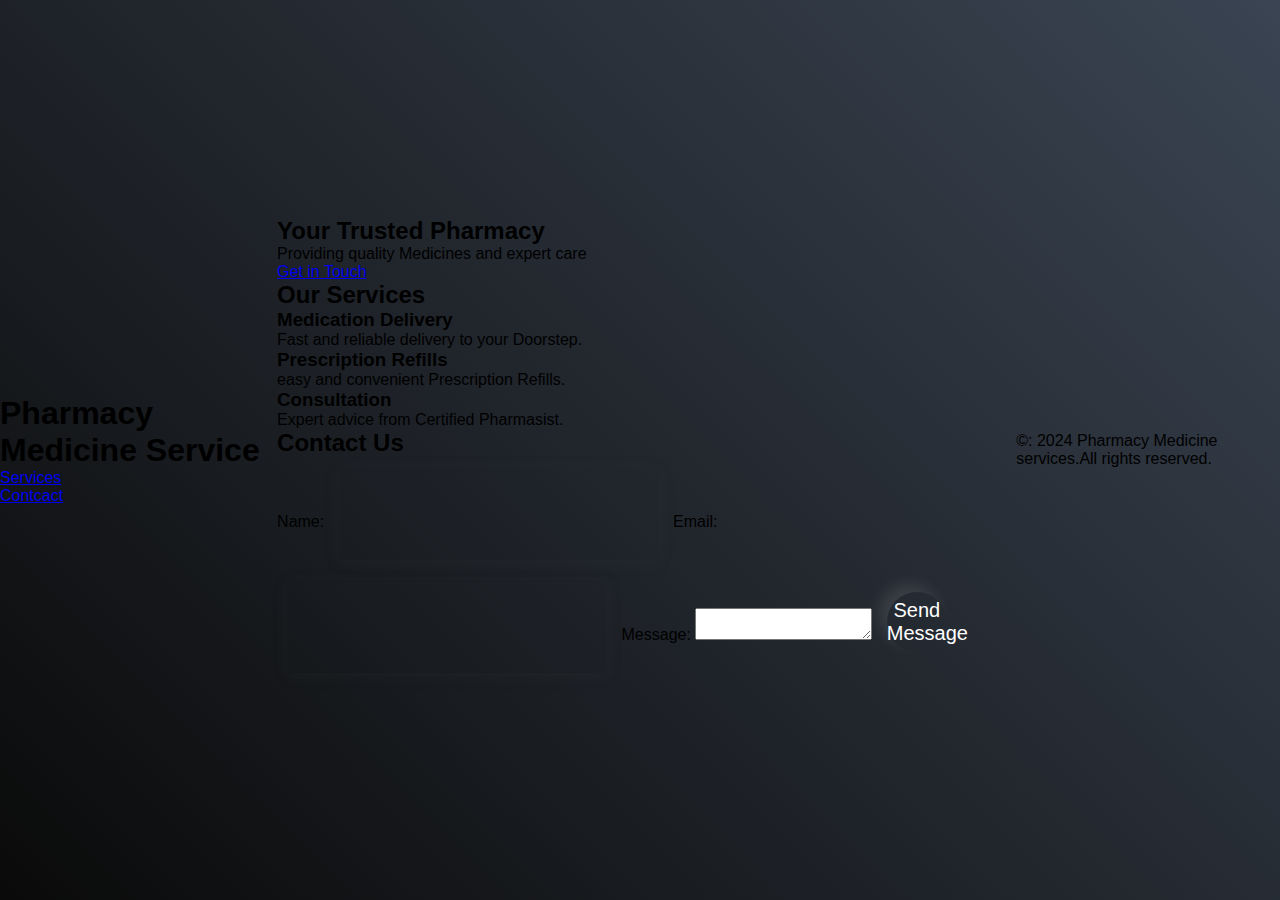
<file: index.html>
<!DOCTYPE html>
<html lang="en">
<head>
    <meta charset="UTF-8">
    <meta name="viewport" content="width=device-width, initial-scale=1.0">
    <title>Document</title>
    <link rel="stylesheet"href="style.css">
</head>
<body>
    <header>
        <div class="container">
            <h1>Pharmacy Medicine Service</h1>
            <nav>
                <ul>
                    <li><a href="#services">Services</a></li>
                    <li><a href="#contact">Contcact</a></li>
                </ul>
            </nav>
        </div>
</header>
<main>
    <section class="hero">
        <div class="container">
            <h2>Your Trusted Pharmacy</h2>
            <p>Providing quality Medicines and expert care</p>
            <a href="#contact"class="btn">Get in Touch</a>
        </div>
    </section>
<section id="services"class="services">
    <h2>Our Services</h2>
    <div class="service-item">
        <h3>Medication Delivery</h3>
        <p>Fast and reliable delivery to your Doorstep.</p>
    </div>
    <div class="service-item">
        <h3>Prescription Refills</h3>
        <p>easy and convenient Prescription Refills.</p>
    </div>
    <div class="service-item">
        <h3>Consultation</h3>
        <p>Expert advice from Certified Pharmasist.</p>
    </div>
</section>    
<section id="contact"class="contact">
    <div class="container">
        <h2>Contact Us</h2>
        <form id="contactform">
            <label for="name">Name:</label>
            <input type="text"id="name"name="name" required>
            <label for="email">Email:</label>
            <input type="email"id="email"name="email"required>
            <label for="message">Message:</label>
            <textarea id="message"name="message"required></textarea>
            <button type="submit"class="btn">Send Message</button>
            

        </form>
    </div>
</section>
</main>
<footer>
    <div class="container">
        <p>&copy: 2024 Pharmacy Medicine services.All rights reserved.</p>
    </div>
</footer>
<script src="script.js"></script>
</body>
</html>
</file>
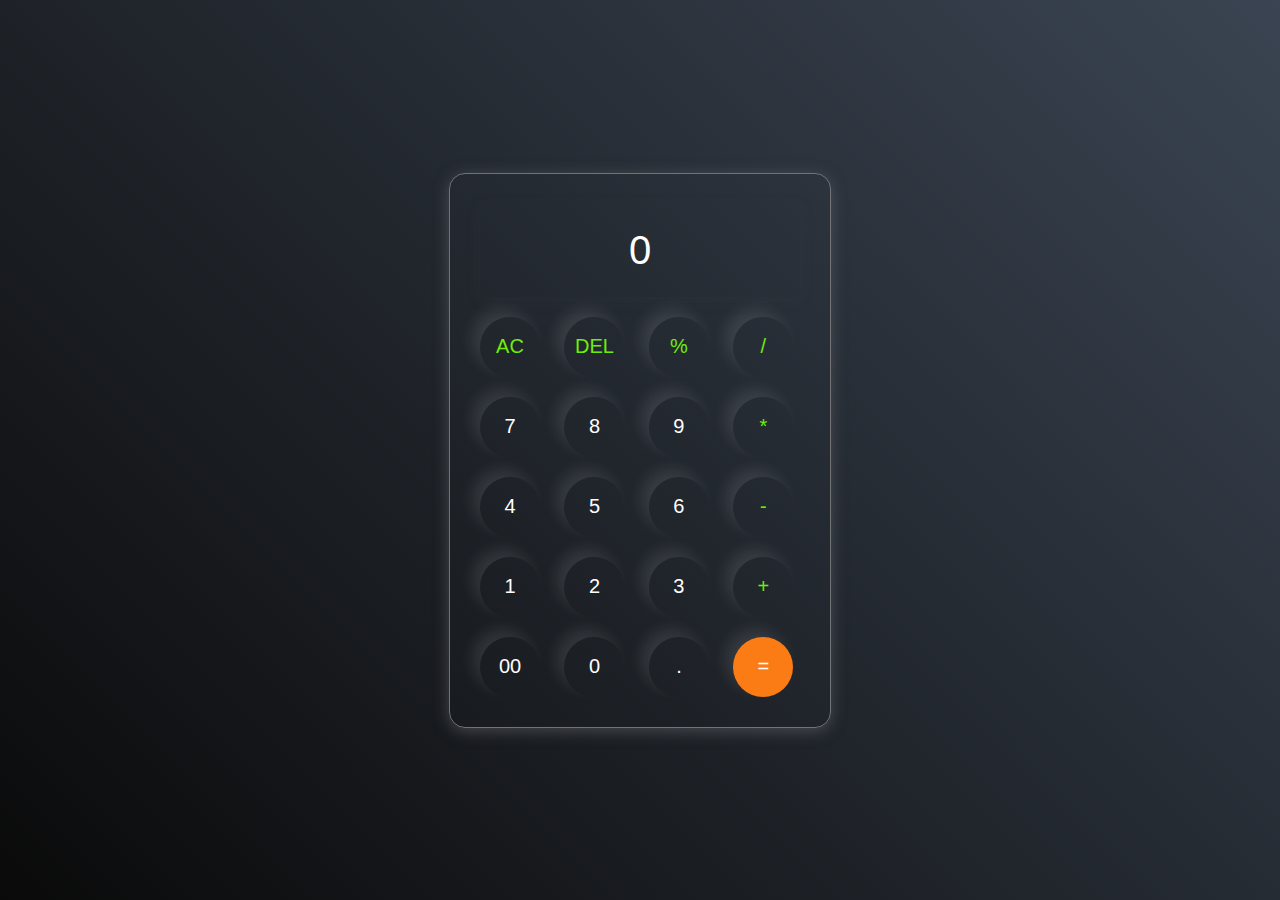
<file: calc.html>
<!DOCTYPE html>
<html lang="en">
<head>
    <meta charset="UTF-8">
    <meta name="viewport" content="width=device-width, initial-scale=1.0">
    <title>calculator</title>
    <link rel="stylesheet"href="style.css">
</head>
<body>
    <div class="calculator">
        <input type="text"placeholder="0" id="inputbox">
        <div>
            <button class="operator">AC</button>
            <button class="operator">DEL</button>
            <button class="operator">%</button>
            <button class="operator">/</button>
        </div>
        <div>
            <button>7</button>
            <button>8</button>
            <button>9</button>
            <button class="operator">*</button>
        </div>
        <div>
            <button>4</button>
            <button>5</button>
            <button>6</button>
            <button class="operator">-</button>
        </div>
        <div>
            <button>1</button>
            <button>2</button>
            <button>3</button>
            <button class="operator">+</button>
        </div>
        <div>
            <button>00</button>
            <button>0</button>
            <button>.</button>
            <button class="equal">=</button>
        </div>
    </div>
    <script src="script.js"></script>
</body>
</html>
</file>
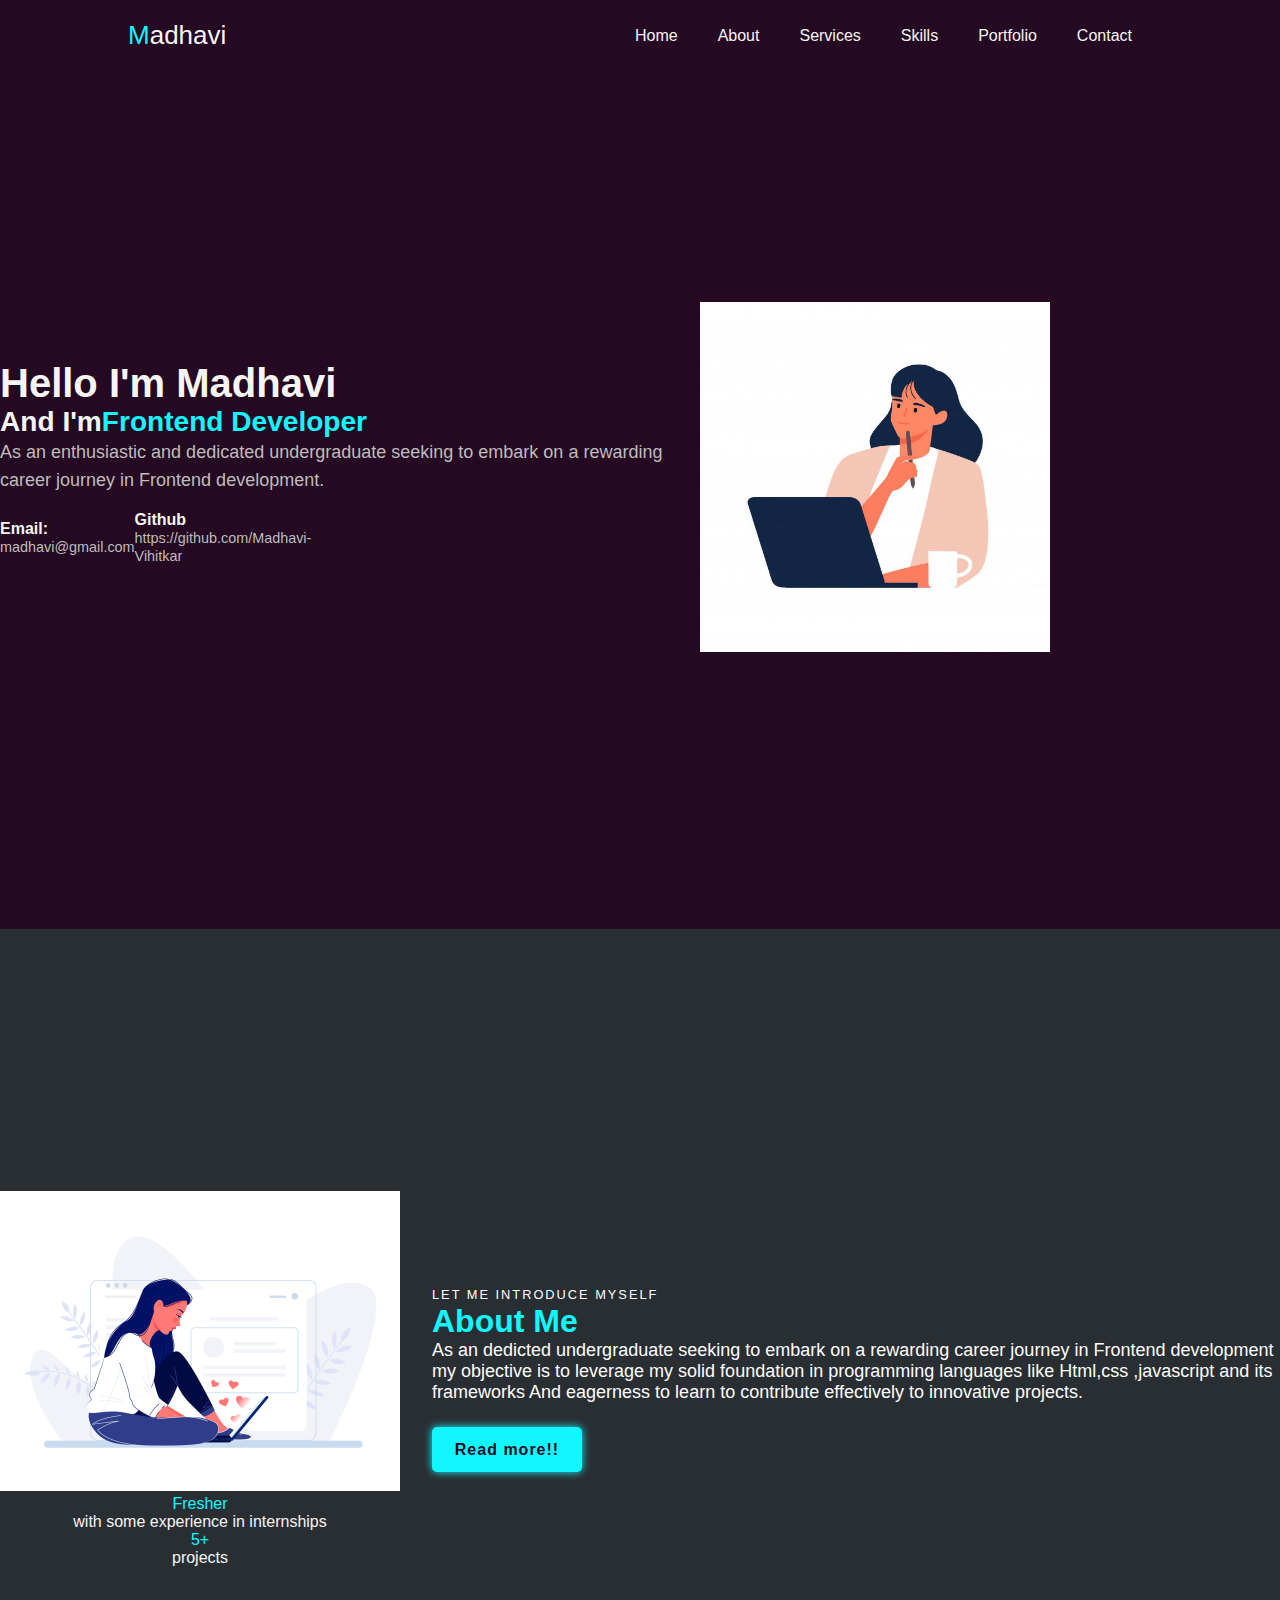
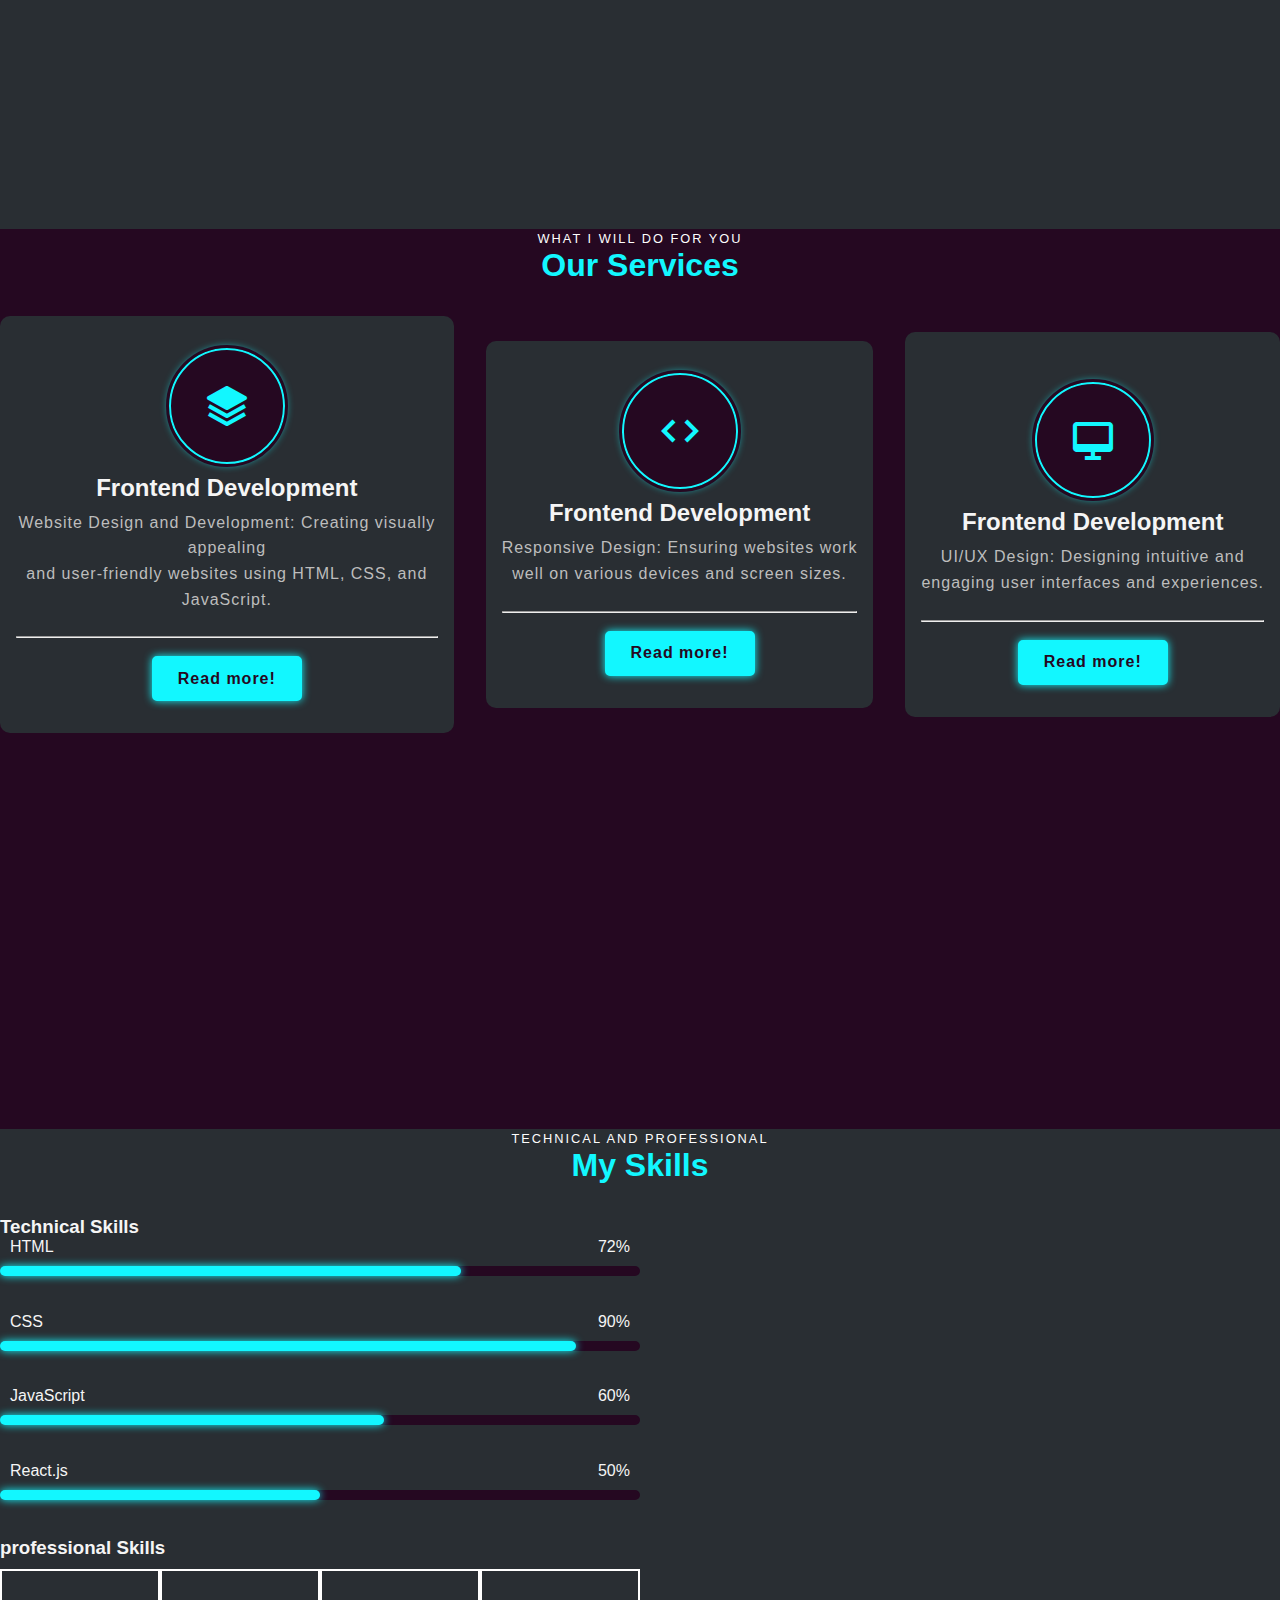
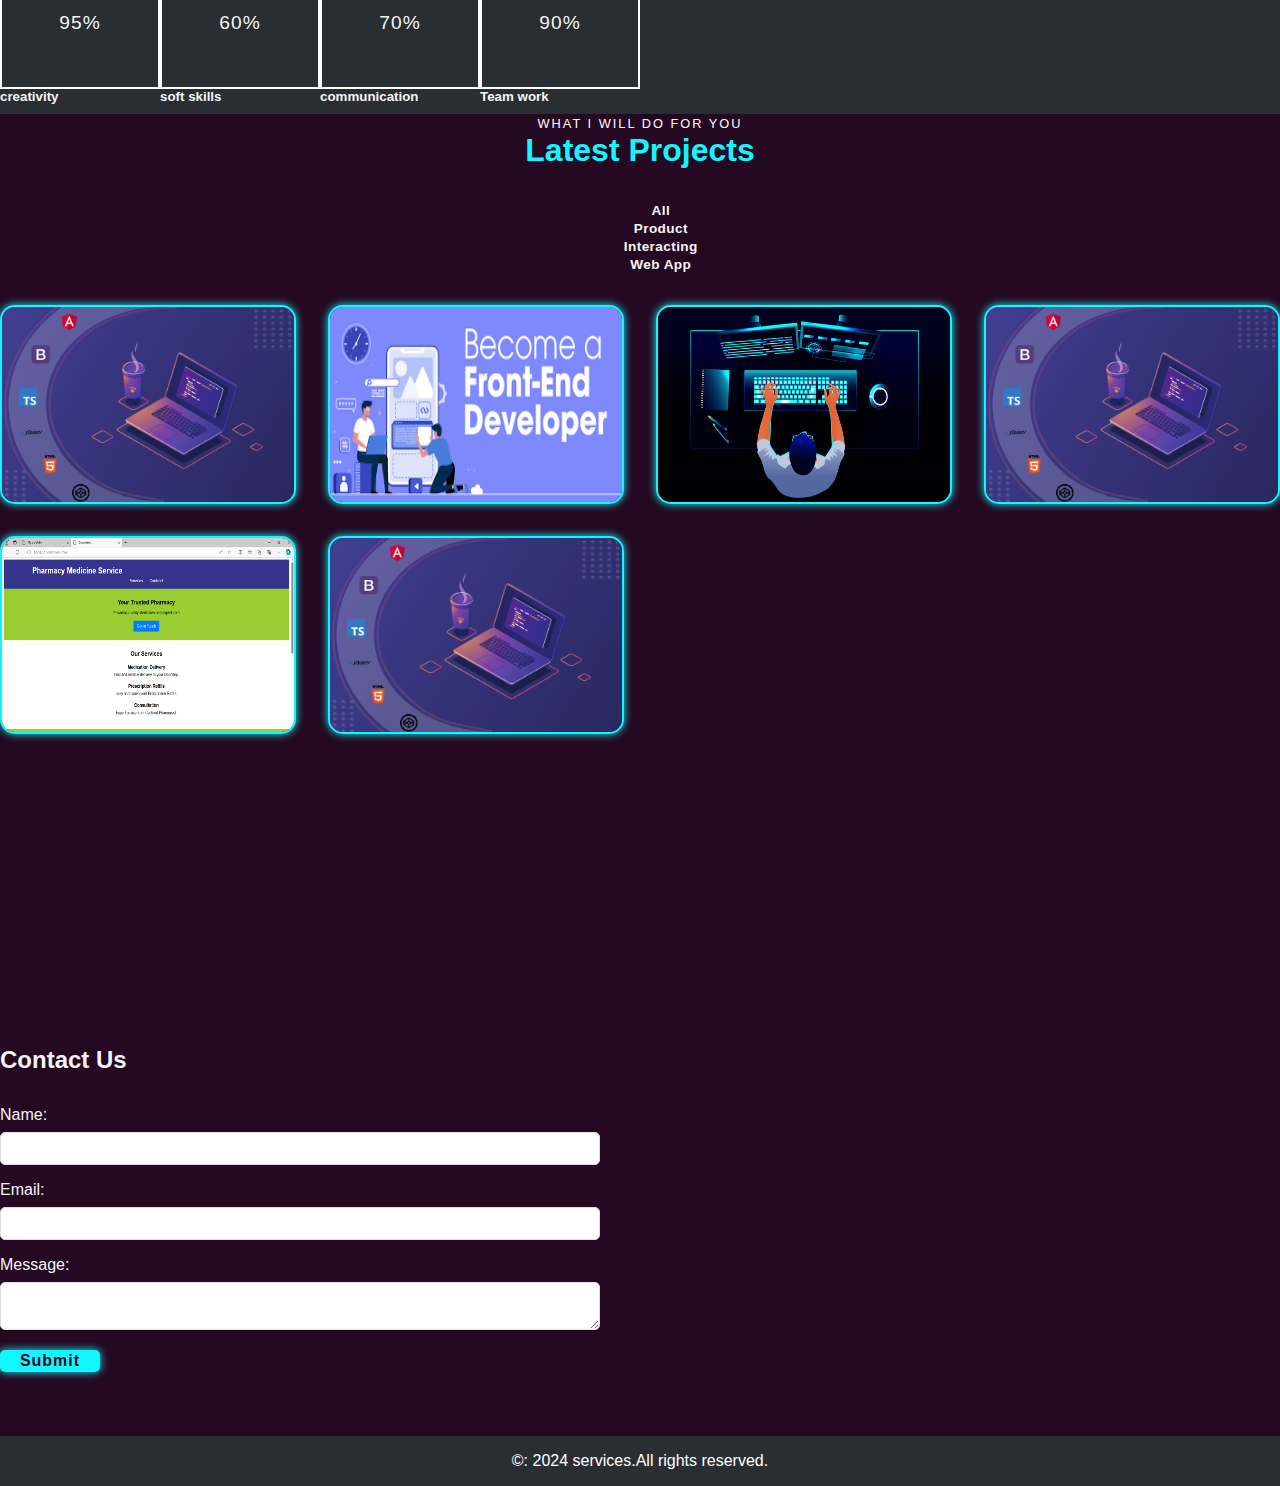
<file: portfolio.html>
<!DOCTYPE html>
<html lang="en">
<head>
    <meta charset="UTF-8">
    <meta name="viewport" content="width=device-width, initial-scale=1.0">
    <title>My portfolio</title>
    <link rel="stylesheet" href="styles.css">
    <link href='https://unpkg.com/boxicons@2.1.4/css/boxicons.min.css' rel='stylesheet'>
</head>
<body>
  <header>
    <div class="logo"><span>M</span>adhavi</div>
    <ul class="navlist">
        <li><a href="#Home">Home</a></li>
        <li><a href="#about">About</a></li>
        <li><a href="#services">Services</a></li>
        <li><a href="#skills">Skills</a></li>
        <li><a href="#portfolio">Portfolio</a></li>
        <li><a href="#contact">Contact</a></li>
    </ul>
  </header>
  <div id="menu-icon"><i class='bx bx-menu'></i></div>
  <!--home------------------------------------------------------->
  <section id="Home"class="home">
    <div class="home-content scroll-scale">
      <h1>Hello I'm Madhavi </h1>
      <div class="change-text">
        <h3>And I'm 
          <span class="word">Frontend&nbsp;Developer</span>
        </h3>
      </div>
      <p>As an enthusiastic and dedicated undergraduate seeking to embark on a 
        rewarding career journey in Frontend development.</p>
        <div class="info-box">
          <div class="email-info">
            <h5>Email:</h5>
            <span>madhavi@gmail.com</span>
          </div>
          <div class="git-info">
            <h5>Github</h5>
            <span>https://github.com/Madhavi-Vihitkar
            </span>
          </div>
          
        </div>
    </div>
    <div class="home-image scroll-scale">
      <div class="img-box">
        <img src="pic1.jpg">
      </div>
    </div>
  </section>
<!--about-------------------------------------------------------------->
<section id="about" class="about">
    <div class="img-about">
    <img src="pic2.jpg">
       <div class="info-about1">
       <span>Fresher </span>
       <p>with some experience in internships</p>
      </div>
          <div class="info-about2">
          <span>5+</span>
           <p>projects</p>
          </div>
   </div> 
   <div class="about-content">
    <span>Let me introduce Myself</span>
    <h2>About Me</h2>
    <p>As an dedicted undergraduate seeking to embark on a rewarding career journey in Frontend development<br>
    my objective is to leverage my solid foundation in programming languages like Html,css ,javascript and its frameworks And eagerness to learn to contribute effectively to innovative projects.</p>
    <div class="btn-box">
      <a href="a"class="btn">Read more!!</a>
    </div> 
  
  </div>
</section>

<!--services------------------------------------------------------------>
<section id="services"class="services">
  <div class="main-text scroll-scale">
    <span>What i will do for you</span>
    <h2>Our Services</h2>
  </div>
  <div class="section-services scroll-button">
    <div class="service-box">
      <i class='bx bxs-layer service-icon'></i>
      <br>
      <h3>Frontend Development</h3>
      <p>Website Design and Development: Creating visually appealing <br>and user-friendly websites using HTML, CSS, and JavaScript.
      </p>
      <hr>
      <br>
     <div class="btn-box service-btn">
      <a href="a"class="btn">Read more!</a>
     </div>
    </div>

    <div class="section-services">
      <div class="service-box">
        <i class='bx bx-code service-icon'></i>
        <br>
        <h3>Frontend Development</h3>
          <p>Responsive Design: Ensuring websites work <br>well on various devices and screen sizes.</p><hr><br>
      <div class="btn-box service-btn">
        <a href="a"class="btn">Read more!</a>
       </div>
      </div>

    <div class="section-services">
        <div class="service-box"><br>
          <i class='bx bx-desktop service-icon'></i>
          <h3>Frontend Development</h3>
            <p>UI/UX Design: Designing intuitive and<br> engaging user interfaces and experiences.</p><hr><br>
      <div class="btn-box service-btn">
          <a href="a"class="btn">Read more!</a>
         </div>
      </div>
    </div>
</section>
<!--skills--------------------------------------------------------------->
<section id="skills"class="skills">
  <div class="main-text scroll-scale">
    <span>Technical and professional</span>
    <h2>My Skills</h2>
  </div>
  <div class="skill-main">
    <div class="skills-left scroll-scale">
      <h3>Technical Skills</h3>
      <div class="skills-bar">
        <div class="info">
          <p>HTML</p>
          <P>72%</P>
        </div>
        <div class="bar">
          <span class="html"></span>
        </div>
      </div>

      <div class="skills-bar">
        <div class="info">
          <p>CSS</p>
          <P>90%</P>
        </div>
        <div class="bar">
          <span class="CSS"></span>
        </div>
      </div>
 
      <div class="skills-bar">
        <div class="info">
          <p>JavaScript</p>
          <P>60%</P>
        </div>
        <div class="bar">
          <span class="javascript"></span>
        </div>
      </div>

      <div class="skills-bar">
        <div class="info">
          <p>React.js</p>
          <P>50%</P>
        </div>
        <div class="bar">
          <span class="React-js"></span>
        </div>
      </div>

    </div>
    <div class="skills-right scroll-scale">
      <h3>professional Skills</h3>
      <div class="professionals">
        <div class="box">
          <div class="circle"data-dots="80"data-percent="95"></div>
          <div class="text">
            <big>95%</big>
            <small>creativity</small>
          </div>
        </div>

        <div class="box">
          <div class="circle"data-dots="80"data-percent="60"></div>
             <div class="text">
            <big>60%</big>
            <small>soft skills</small>
          </div>
        </div>
      
        <div class="box">
          <div class="circle"data-dots="80"data-percent="70"></div>
          <div class="text">
            <big>70%</big>
            <small>communication</small>
          </div>
        </div>

        <div class="box">
          <div class="circle"data-dots="80"data-percent="90"></div>
          <div class="text">
            <big>90%</big>
            <small>Team work</small>
          </div>
        </div>
        
      </div>
    </div>
  </div>
</section>

<!--portfolio----------------------------------------------------------->
<section id="portfolio" class="portfolio">
  <div class="main-text scroll-scale">
    <span>What i will do for you</span>
    <h2>Latest Projects</h2>
  </div>
  <div class="container">
    <div class="filter-buttons scroll-scale">
      <button class="btn">All</button>
      <button class="btn">Product</button>
      <button class="btn">Interacting</button>
      <button class="btn">Web App</button>
    </div>
    <div class="portfolio-gallary scroll-buttons">
      <div class="port-box">
        <div class="port-image">
          <img src="fd.jpeg"alt="">
        </div>
        <div class="port-content">
          <h3>Frontend Development</h3>
          <p>responsive Design: Ensuring websites work well on various devices and screen sizes.</p>
             <a href="#"></a>
        </div>
      </div>

      <div class="port-box">
        <div class="port-image">
          <img src="fd2.jpeg"alt="">
        </div>
        <div class="port-content">
          <h3>Frontend Development</h3>
          <p>responsive Design: Ensuring websites work well on various devices and screen sizes.</p>
             <a href="#"></a>
        </div>
      </div>

      <div class="port-box">
        <div class="port-image">
          <img src="fd3.jpeg"alt="">
        </div>
        <div class="port-content">
          <h3>Frontend Development</h3>
          <p>responsive Design: Ensuring websites work well on various devices and screen sizes.</p>
             <a href="#"></a>
        </div>
      </div>

      <div class="port-box">
        <div class="port-image">
          <img src="fd.jpeg"alt="">
        </div>
        <div class="port-content">
          <h3>Frontend Development</h3>
          <p>responsive Design: Ensuring websites work well on various devices and screen sizes.</p>
             <a href="#"></a>
        </div>
      </div>
   

      <div class="port-box">
        <div class="port-image">
          <img src="fd4.jpeg.png"alt="">
        </div>
        <div class="port-content">
          <h3>Frontend Development</h3>
          <p>responsive Design: Ensuring websites work well on various devices and screen sizes.</p>
             <a href="#"></a>
        </div>
      </div>
      <div class="port-box">
        <div class="port-image">
          <img src="fd.jpeg"alt="">
        </div>
        <div class="port-content">
          <h3>Frontend Development</h3>
          <p>responsive Design: Ensuring websites work well on various devices and screen sizes.</p>
             <a href="#"></a>
        </div>
      </div>
    </div>
  </div>
</section>
<!---contact-------------------------------------------------------------->
<section id="contact"class="contact">
   <div class="container">
        <h2>Contact Us</h2>
        <form id="contactform">
            <label for="name">Name:</label>
            <input type="text"id="name"name="name" required>
            <label for="email">Email:</label>
            <input type="email"id="email"name="email"required>
            <label for="message">Message:</label>
            <textarea id="message"name="message"required></textarea>
            <a href="a"class="btn">Submit</a>
           </form>
    </div>
</section>
<footer>
  <div class="container">
      <p>&copy: 2024 services.All rights reserved.</p>
  </div>
</footer>
<script src="script.js"></script>

</body>
</html>
</file>
<file: style.css>
*{
    margin: 0;
    padding: 0;
    box-sizing: border-box;
    font-family: poppins,sans-serif;
}
body{
    width: 100%;
    height: 100vh;
    display: flex;
    justify-content: center;
    align-items: center;
    background: linear-gradient(45deg,#0a0a0a,#3a4452);
}
.calculator{
    border: 1px solid #717377;
    padding: 20px;
    border-radius: 16px;
    background: transparent;
    box-shadow: 0px 3px 15px rgba(113,115,119,0.5);
}
input{
    width: 320px;
    border: none;
    padding: 24px;
    margin: 10px;
    background: transparent;
    box-shadow: 0px 3px 15px rgba(84,84,84,0.1);
    font-size: 40px;
    text-align: center;
    cursor: pointer;
    color: #ffffff;
}
input::placeholder{
    color: #ffffff;
}
button{
    border: none;
    width: 60px;
    height: 60px;
    margin: 10px;
    border-radius: 50%;
    background: transparent;
    color: #ffffff;
    font-size: 20px;
    box-shadow: -8px -8px 15px rgba(255,255,255,0.1);
    cursor: pointer;
}
.equal{
    background-color: #fb7c14;
}
.operator{
    color: #6dee0a;
}
</file>
<file: styles.css>
*{
    padding: 0;
    margin: 0;
    box-sizing: border-box;
    list-style: none;
    scroll-behavior: smooth;
    text-decoration: none;
}
:root{
   --text-color:#f5f5f5;
   --hover-color:#12f7ff;
   --bg-color:#250821;
   --secon-bg-color:#292e33;
   --big-font:2.5rem;
   --normal-font:2rem;
   --neon-box-shadow:0 0 .5rem #12f7ff;
   --h2-font:3rem;
   --font-neon-text-shadow:0 0 10px rgba(18,247,255,0.3),
   0 0 20px rgba(18,247,255,0.3),
   0 0 30px rgba(18,247,255,0.3),
   0 0 40px rgba(18,247,255,0.3),
   0 0 70px rgba(18,247,255,0.3),
   0 0 80px rgba(18,247,255,0.3),
   0 0 100px rgba(18,247,255,0.3),
   0 0 150px rgba(18,247,255,0.3);
}

::-webkit-scrollbar{
    height: 0;
    width: .5rem;
}
::-webkit-scrollbar-track{
    background: var(--secon-bg-color);
}
::-webkit-scrollbar-thumb{
    background: var(--hover-color);
    border-radius: 5rem;
}
 body{
    font-family: "poppins",sans-serif;
    background-color: var(--bg-color);
    color: var(--text-color);
 }  
header{
    position: fixed;
    top: 0;
    left: 0;
    z-index: 1000;
    background: var(--bg-color);
    border-bottom: 1px;
    display: flex;
    align-items: center;
    justify-content: space-between;
    width: 100%;
    padding: 20px 10%;
}
header.sticky{
    background:var(--bg-color);
    border-bottom: 1px solid var(--secon-bg-color);
    padding: 12px 10%;
}
.logo{
    font-size: 26px
}
span{
    color: var(--hover-color);
}
.navlist{
    display: flex;
}
.navlist a{
    color: var(--text-color);
    font-weight: 500;
    padding: 10px 20px;
}
.navlist a:hover{
    color: var(--hover-color);
    text-shadow: 0 0 10px rgba(18,247,255,0.3),
    0 0 20px rgba(18,247,255,0.6),
   0 0 30px rgba(18,247,255,0.6),
   0 0 40px rgba(18,247,255,0.6),
   0 0 70px rgba(18,247,255,0.6),
   0 0 80px rgba(18,247,255,0.6),
   0 0 100px rgba(18,247,255,0.6),
   0 0 150px rgba(18,247,255,0.6);
}
.navlist a.active{
    color: var(--hover-color);
}
#menu-icon{
    font-size: 1.8rem;
    z-index: 10001;
    cursor: pointer;
    margin-left:25px;
    background: var(--hover-color);
    border-radius: 3px;
    color: var(--secon-bg-color);
    display:flex;
}
.home{
    min-height: 100vh;
    height: 100%;
    width: 100%;
    display:flex;
    align-items:center;
}
.home-content{
    max-width: 700px;
}
.home-content h1{
    font-size: var(--big-font);
    font-weight: 700;

}
.change-text{
    font-size: 1.5rem;
    font-weight: 600;
}
.change-text h3{
    display: inline-flex;
    margin: 0;
    vertical-align: top;
}
.change-text h3.word{
    position: absolute;
    display: flex;
    opacity: 0;
}
.change-text h3 .word .letter{
    transform-origin: center center 25px;

}
.home-content p{
    color: #bdbdbd;
    line-height: 1.6;
    font-size: large;
}
.info-box{
    display: inline-flex;
    justify-content: space-between;
    align-items: center;
    width: 300px;
    margin: 1rem 0 2rem;
}
.info-box h5{
    font-weight: 600;
    color: var(--text-color);
    font-size: 1rem;
}
.info-box span{
    font-size: .9rem;
    color:#bdbdbd;
}
.btn-box{
    display:flex;
    align-items: end;
    justify-content:space-between;
    width: 320px;
    height: 45px;
}
.btn-box a.btn{
    display: flex;
    justify-content:center;
    align-items: center;
    width: 150px;
    height: 100%;
    background: var(--hover-color);
    color: var(--bg-color);
    font-size: 1rem;
    letter-spacing: 1px;
    font-weight: 600;
    transition: .6s;
    box-shadow: var(--neon-box-shadow);
    position:relative;
    overflow: hidden;
    border-radius: 5px;
    z-index: 1;
    border: 2px solid var(--hover-color);
}
a.btn:hover{
    color: var(--hover-color);
}

a.btn::before{
   content: "";
   position: absolute;
   top: 0;
   left: 0;
   background: var(--bg-color);
   width: 0;
   height: 100%;
   z-index: -1;
   transition: .4s;
}
a.btn:hover::before{
    width: 100%;
}
a.btn:nth-child(2){
    background:var(--bg-color);
    color: var(--hover-color);
}
a.btn:nth-child(2):hover{
    color: var(--bg-color);
}
a.btn:nth-child(2)::before{
    background: var(--hover-color);
}
.social-icons{
    margin-top: 8rem;
    display: flex;
    justify-content: space-between;
    width: 220px;
    height: 40px;

}
.social-icons a{
    display: inline-flex;
    width: 50px;
    height: 100%;
    justify-content: center;
    align-items: center;
    background: var(--bg-color);
    color: var(--hover-color);
    border: 2px solid var(--hover-color);
    transition: .6s;
    box-shadow: 0 0 0.3rem;
    border-radius: 5px;
    position: relative;
    z-index: 1;
    overflow: hidden;
}
.social-icons a i{
    font-size: 1.5rem;
}
.social-icons a:hover{
    color: var(--bg-color);
}
.social-icons a::before{
    content: "";
    position: absolute;
    left: 0;
    top: 0;
    width: 100%;
    height: 100%;
    background: var(--bg-color);
    transition: .6s;
    z-index: -1;
}
.social-icons a:hover::part{
    width: 100%;
}
.home-image{
    position: relative;
}
.img-box{
    text-align: center;
}
.img-box img{
    width: 100%;
    max-width: 350px;
    height: auto;
}
/*about section css*/
.about{
    min-height: 100vh;
    height: 100%;
    width: 100%;
    display: flex;
    justify-content: center;
    align-items: center;
    grid-gap:2em;
    background: var(--secon-bg-color);

}
.about .img-about{
    text-align: center;
    position: relative;
}
.about .img-about img{
    max-width: 400px;
    height: auto;
}
.about-content span{
    color: #fdfdfd;
    font-size: .8rem;
    font-weight: 500;
    letter-spacing: 2px;
    text-transform: uppercase;
}
.about-content h2{
    color: var(--hover-color);
    font-weight: 700;
    font-size: var(--normal-font);
}
.about-content h3{
    font-weight: 600;
    font-size: 1.5rem;
    margin-bottom: .2rem;
}
.about-content p{
    color: #fdfdfd;
    font-weight: 500;
    font-size:large ;
    margin-bottom: 1.5rem;
}
.info-about1
.info-about2{
    background: var(--bg-color);
    font-size: 0.5rem;
    position: absolute;
    padding: 10px;
    width: 90px;
    height: 90px;
    border-radius: 69% 31% 66% 34% / 21% 30% 70% 79%;
    display: block;
    box-shadow: var(--neon-box-shadow);
    border:  1px solid var(--hover-color);
    outline: 2px solid var(--bg-color);
    z-index: 100;
    animation: morph 6s linear infinite;
}
/*services*/
.services{
   min-height: 100vh;
   height: 100%;
   width: 100%;
}
.main-text{
    width: 100%;
    height: 100%;
    text-align: center;
    margin-bottom: 2rem;
    color: var(--hover-color);
}
.main-text h2{
    font-weight: 700;
    font-size: var(--normal-font);
}
.main-text span{
    color: #fdfdfd;
    font-size: .8rem;
    font-weight: 200;
    letter-spacing: 2px;
    text-transform: uppercase;
}
.section-services{
    display: flex;
    justify-content: center;
    align-items: center;
    flex-wrap: wrap;
    grid-gap: 2rem;
}
.section-services .service-box{
    flex: 1 1 18rem;
    padding: 2rem 1rem 2rem;
    text-align: center;
    background: var(--secon-bg-color);
    transition: transform .4s;
    border-radius: 10px;
}
.service-btn{
    width: auto;
    justify-content: center;
}
.service-box:hover{
    transform: translateY(-.7em);
}
.service-icon{
    border:2px solid var(--hover-color);
    padding: 2rem;
    background: var(--bg-color);
    display: flex;
    align-items: center;
    font-size: 3rem;
    border-radius: 50%;
    position: relative;
    color: var(--hover-color);
    box-shadow: var(--neon-box-shadow);
    outline: 3px solid var(--bg-color);
}
.service-box h3{
    margin-top: 10px;
    font-size: 1.5rem;
}
.service-box p{
    margin: .5rem 0 1.5rem 0;
    font-weight: 300;
    letter-spacing: 1px;
    color: #bdbdbd;
    line-height: 1.6;
}

/*skills*/
.skills{
    background: var(--secon-bg-color);
}
.skills-main{
    width: 100%;
    display: grid;
    grid-template-columns:repeat(2  1fr);
    grid-row-gap: 30px;
    grid-column-gap: 50px;
}
.skills-bar{
    margin-bottom: 2.3rem;
}
.skills-main h3{
    margin-bottom: 2rem;
    font-size: var(--normal-font);
    text-align: center;
}
.skills-left{
    width: 50%;
}
.skills-right{
    width: 50%;
}
.skills-left .skills-bar .info{
    display: flex;
    justify-content: space-between;
    align-items: center;
    padding: 0 10px;
}
.skills-left .skills-bar .bar{
    width: 100%;
    height: 10px;
    background-color:var(--bg-color);
    border-radius: 25px;
    margin-top: 10px;
    position: relative;
}
.skills-bar .bar span{
    width: 50%;
    height: 100%;
    position: absolute;
    left: 0;
    background: var(--hover-color);
    border-radius: 25px;
    box-shadow: var(--neon-box-shadow);
}
.skills-bar .bar .html{
    width: 72%;
    animation: html 2s;
}
.skills-bar .bar .CSS{
    width: 90%;
    animation: CSS 3s;
}

.skills-bar .bar .javascript{
    width: 60%;
    animation: javascript 4s;
}
.skills-bar .bar .React-js{
    width: 50%;
    animation: react-js 5s;
}


@keyframes morph{
    0% ,
    100%{
     border-radius:40% 60% 70% 30% / 40% 40% 60% 50%;
    }
    30%{
     border-radius:70% 30% 50% 50% / 30% 30% 70% 70%;
    }
    60%{
    border-radius:100% 60% 60% 100% / 100% 100% 60% 60%;
    }
    80%{
    border-radius:69% 31% 66% 34% /21% 30% 70% 79%;
    }
}
@keyframes html{
    0%{
        width:0%;
    }
    100%{
        width:72%;
    }
}

@keyframes CSS{
    0%{
        width:0%;
    }
    100%{
        width:90%;
    }
}
@keyframes javascript{
    0%{
        width:0%;
    }
    100%{
        width:60%;
    }
}
@keyframes React-js{
    0%{
        width:0%;
    }
    100%{
        width:50%;
    }
}
@keyframes glow{
 0%{
    background: var(--bg-color);
    box-shadow: none;
 }
 100%{
    background: var(--hover-color);
    box-shadow: var(--neon-box-shadow);
 }
} 
    

.professionals{
    display: flex;
    grid-template-columns: 1fr 1fr;
}
.box{
    position: relative;
    margin: 10px 0;
    flex: 1 1 15rem;
}
.box .text big{
    font:400;
    letter-spacing: 1px;
    position: absolute;
    top: 40%;
    left: 50%;
    transform: translate(-50%,-50%);
}
.box .text small{
    display: block;
    font-weight: 600;
}
.circle{
    width: 100%;
    height: 120px;
    display: flex;
    align-items: center;
    justify-content: center;
    border: 2px solid #fff;
}
.circle .points{
    width: 2px;
    height: 10px;
    background-color: var(--bg-color);
    position: absolute;
    border-radius: 3px;
    transform: rotate(calc(var(--i)*var(--rot))) translateY(-45px);
}
.points-marked{
    animation: glow 0.04s linear forwards;
    animation-delay: calc(var(--i)*0.05s);
}

/*portfolio*/
.portfolio{
    min-height: 100vh;
    height: 100%;
    width: 100%;
}
.filter-buttons{
    margin: 2rem;
    text-align: center;
}
.filter-buttons .btn{
    background: none;
    outline: none;
    border: none;
    cursor: pointer;
    font-size: .85rem;
    font-weight: 600;
    letter-spacing: .4px;
    margin-left: 1.3rem;
    color: var(--text-color);
}
.filter-buttons .btn:hover{
    color: var(--hover-color);
}
.portfolio-gallary{
    display: grid;
    grid-template-columns: repeat(auto-fill,minmax(270px ,1fr));
    gap: 2rem;
}
.port-box{
    position: relative;
    border-radius: 15px;
    overflow: hidden;
    background: #292e33;
    display: flex;
    grid-template-rows: 1fr auto;
    align-items: center;
    border: 2px solid var(--hover-color);
    box-shadow: var(--neon-box-shadow);
}
.port-image{
    display: flex;
    align-items: center;
    justify-content: center;
    height: 100%;
    width: 100%;

}
.port-image img{
    width: 100%;
    opacity: .5s;
    height: 100%;
    transition: .5s;
}
.port-content{
    position: absolute;
    bottom: 0;
    left: 0;
    width: 100%;
    height: 100%;
    opacity: 0;
    background: linear-gradient(rgba(0,0,0,.2),#12f7ff);
    display: flex;
    align-items: center;
    justify-content: center;
    flex-direction: column;
    text-align: center;
    transition: 0.5s;
    padding: 0 2rem;
}
.port-box:hover .port-content{
    opacity: 1;
}
.port-box:hover .port-image img{
    transform: scale(1.1);
}
.port-content h3{
    font-size: 1.5rem;
    font-weight: 600;
}
.port-content p{
    font-size: .8rem;
    margin: 5px 0 15px 0;
}
.port-contentn a{
    background: #fff;
    border-radius: 50%;
    display: inline-flex;
    justify-content: center;
    align-items: center;
    width: 50px;
    height: 50px;
    border: 1px solid var(--hover-color);
    outline: 2px solid #fff;
}
.port-content a i{
    font-size: 1.3rem;
    color: var(--secon-bg-color);

}
.contact{
    background: var(--bg-color);
    background-repeat: no-repeat;
    background-size: cover;
    padding: 2rem 0;
}
form{
   max-width: 600px;
   margin: 2rem 0;
}
form label{
    display: block;
    margin-bottom: 0.5rem;
}
form input,form textarea{
    width: 100%;
    padding: 0.5rem;
    margin-bottom: 1rem;
    border: 1px solid #ddd;
    border-radius:5px ;
}
.btn{
    width: 100%;
}
a.btn{
    display: flex;
    justify-content:center;
    align-items: center;
    width: 100px;
    height: 100%;
    background: var(--hover-color);
    color: var(--bg-color);
    font-size: 1rem;
    letter-spacing: 1px;
    font-weight: 600;
    transition: .6s;
    box-shadow: var(--neon-box-shadow);
    position:relative;
    overflow: hidden;
    border-radius: 5px;
    z-index: 1;
    border: 2px solid var(--hover-color);
}
a.btn:hover{
    color: var(--hover-color);
}
footer{
    background:var(--secon-bg-color);
    color: #fff;
    text-align: center;
    padding: 1rem 0;
}




/*break points*/
@media(max-width:991px){
    header,
    header.sticky{
        padding: 15px 5%;

    }
    footer{
        padding: 15px 5%;
    }
    section{
       padding: 50px 5%;
    }
    .navlist a{
        padding: 8px 15px;
    }
    :root{
        --big-font:2.2rem;
        --normal-font:1.8rem;
        --neon-box-shadow:0 0 .8rem;
        --hover-color:#12f7ff;
        --h2-font:3rem;
    }
    .home-content{
        margin-top: 5rem;
    }
    .social-icons{
        margin-top: 2rem;
    }

}
@media(max-width:768px){
   #menu-icon{ 
    display: block;
    transition: all .4s ease;
}
#menu-icon .bx bxs-x-circle{
    transform: rotate(-180deg);
}
.navlist{
    display: flex;
    position: absolute;
    top: -1000px;
    right: 0;
    left: 0;
    flex-direction: column;
    background: var(--bg-color);
    text-align: left;
    padding: 0 5%;
    transition: all .4s ease;

}
.navlist a{
    display: block;
    padding-bottom: 1rem;
    font-size: 1rem;
}
.navlist.open{
    top: 100%;
}
.home{
    grid-template-columns: 1fr;
}
.home-image{
    margin-bottom: 5rem;
}
.about{
    flex-direction: column-reverse;
}
.skills-main{
    grid-template-columns: 1fr;
}
.filter-buttons{
    margin: 2.5rem 0;
}
footer p{
    font-size: .8rem;
}
}

@media(max-width:420px){
    html{
        font-size: 80%;
    }
    footer p{
        font-size: .6rem;
    }
    .filter-buttons .btn{
      font-size: .8rem; 
    }
    .img-about img{
        width: 300px;
    }
    .info-about1,.info-about2{
        display: none;
    }
    .img-about p{
        font-size: 1rem;
    }
}
</file>
